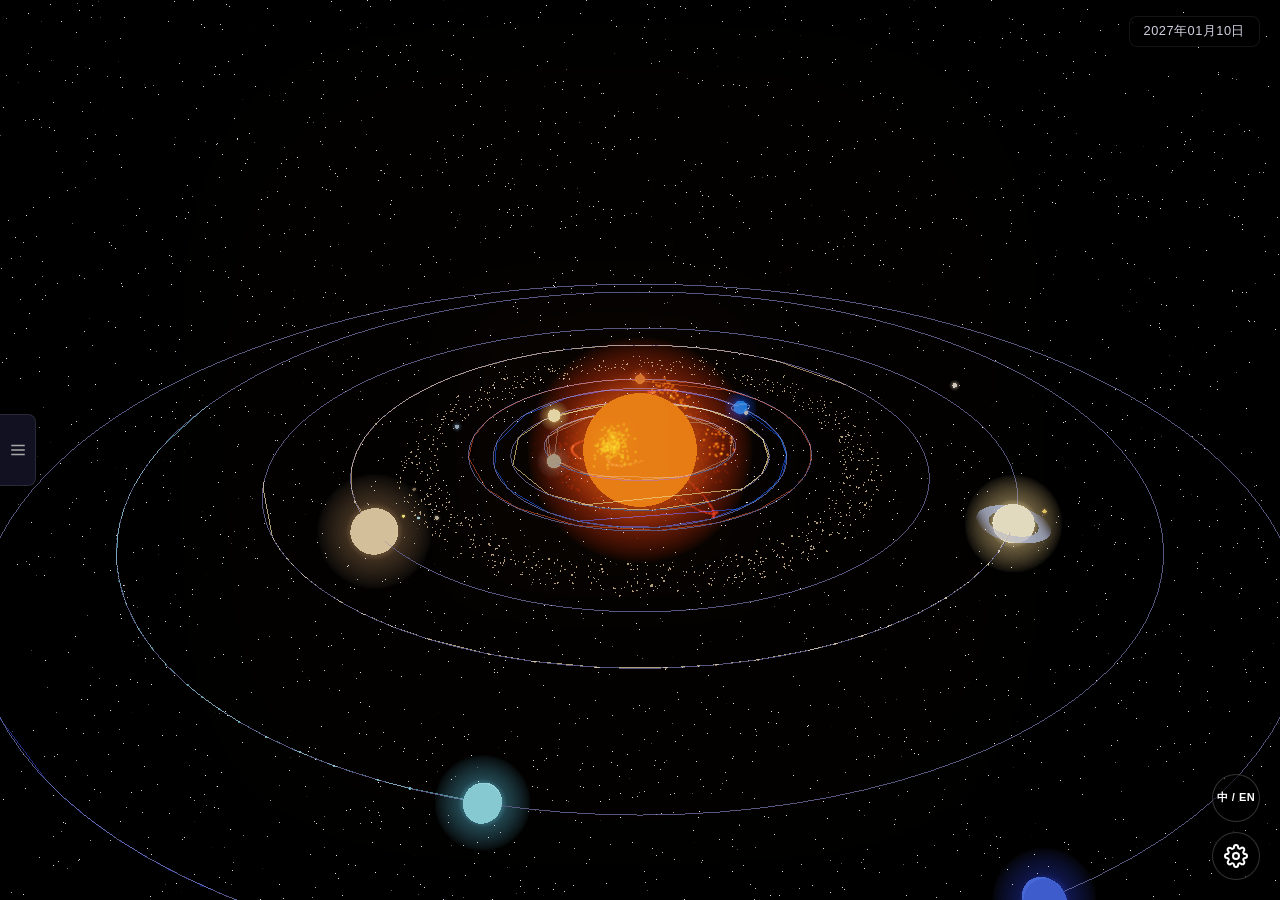
<file: index.html>
<!DOCTYPE html>
<html lang="zh-CN">
<head>
    <meta charset="UTF-8">
    <meta name="viewport" content="width=device-width, initial-scale=1.0, user-scalable=no">
    <title data-i18n="title">太阳系模拟器</title>
    <link rel="stylesheet" href="css/style.css">
</head>
<body>
    <!-- 横屏提示 -->
    <div id="orientation-warning" class="hidden">
        <div class="warning-content">
            <p data-i18n="orientation">请旋转设备至横屏模式以获得最佳体验</p>
        </div>
    </div>

    <!-- 加载界面 -->
    <div id="loading-screen">
        <div class="loading-content">
            <h1 data-i18n="loadingTitle">太阳系模拟器</h1>
            <div class="progress-bar">
                <div class="progress-fill" id="progress-fill"></div>
            </div>
            <p id="loading-text" data-i18n="loadingInitial">正在加载...</p>
        </div>
    </div>

    <!-- 主画布 -->
    <canvas id="solar-system-canvas"></canvas>

    <!-- 行星列表 -->
    <div id="planet-list">
      <button id="planet-list-toggle" title="天体列表">
        <svg width="18" height="18" viewBox="0 0 24 24" fill="none" stroke="currentColor" stroke-width="2">
          <line x1="3" y1="6" x2="21" y2="6"></line>
          <line x1="3" y1="12" x2="21" y2="12"></line>
          <line x1="3" y1="18" x2="21" y2="18"></line>
        </svg>
      </button>
      <div id="planet-list-panel" class="hidden">
        <div class="planet-list-header" data-i18n="ui.planetListHeader">天体</div>
        <div id="planet-list-items"></div>
      </div>
    </div>

    <!-- 设置图标 -->
    <button id="settings-btn" class="settings-icon">
        <svg width="24" height="24" viewBox="0 0 24 24" fill="none" stroke="currentColor" stroke-width="2">
            <circle cx="12" cy="12" r="3"></circle>
            <path d="M19.4 15a1.65 1.65 0 0 0 .33 1.82l.06.06a2 2 0 0 1 0 2.83 2 2 0 0 1-2.83 0l-.06-.06a1.65 1.65 0 0 0-1.82-.33 1.65 1.65 0 0 0-1 1.51V21a2 2 0 0 1-2 2 2 2 0 0 1-2-2v-.09A1.65 1.65 0 0 0 9 19.4a1.65 1.65 0 0 0-1.82.33l-.06.06a2 2 0 0 1-2.83 0 2 2 0 0 1 0-2.83l.06-.06A1.65 1.65 0 0 0 4.68 15a1.65 1.65 0 0 0-1.51-1H3a2 2 0 0 1-2-2 2 2 0 0 1 2-2h.09A1.65 1.65 0 0 0 4.6 9a1.65 1.65 0 0 0-.33-1.82l-.06-.06a2 2 0 0 1 0-2.83 2 2 0 0 1 2.83 0l.06.06A1.65 1.65 0 0 0 9 4.68a1.65 1.65 0 0 0 1-1.51V3a2 2 0 0 1 2-2 2 2 0 0 1 2 2v.09a1.65 1.65 0 0 0 1 1.51 1.65 1.65 0 0 0 1.82-.33l.06-.06a2 2 0 0 1 2.83 0 2 2 0 0 1 0 2.83l-.06.06A1.65 1.65 0 0 0 19.4 9a1.65 1.65 0 0 0 1.51 1H21a2 2 0 0 1 2 2 2 2 0 0 1-2 2h-.09a1.65 1.65 0 0 0-1.51 1z"></path>
        </svg>
    </button>

    <!-- 语言切换 -->
    <button id="lang-toggle">中 / EN</button>

    <!-- 日期显示 -->
    <div id="date-display">----年--月--日</div>

    <!-- 控制面板 -->
    <div id="controls-panel" class="hidden">
        <div class="panel-header">
            <h3 data-i18n="ui.panelHeader">控制面板</h3>
            <button id="close-panel">×</button>
        </div>
        <div class="panel-content">
            <div class="control-group">
                <label data-i18n="ui.speedLabel">时间速度</label>
                <input type="range" id="time-speed" min="0.1" max="100" step="0.1" value="1">
                <span id="time-speed-value">1x</span>
            </div>
            <div class="control-group">
                <button id="pause-btn" data-i18n="ui.pause">暂停</button>
                <button id="reset-btn" data-i18n="ui.resetView">重置视角</button>
                <button id="screenshot-btn" data-i18n="ui.screenshot">截图</button>
            </div>
            <div class="control-group">
                <label data-i18n="ui.displayMode">显示模式</label>
                <div style="display:flex;gap:8px;flex-wrap:nowrap;">
                    <button id="texture-toggle" disabled style="flex:1;" data-i18n="ui.texture">真实纹理</button>
                    <button id="starfield-toggle" style="flex:1;" data-i18n="ui.starfield">美丽星空</button>
                </div>
                <div style="display:flex;gap:8px;margin-top:6px;">
                    <button id="extra-orbits-toggle" class="toggle-btn" style="flex:1;" data-i18n="ui.showExtraOrbits">显示扩展轨道</button>
                    <button id="habitable-toggle" class="toggle-btn" style="flex:1;" data-i18n="ui.habitable">宜居带</button>
                </div>
                <div style="margin-top:6px;">
                    <button id="starlink-toggle" class="toggle-btn" data-i18n="ui.showStarlink">显示星链</button>
                </div>
            </div>
        </div>
    </div>

    <!-- 信息面板 -->
    <div id="info-panel" class="hidden">
        <div class="panel-header">
            <h3 id="planet-name" data-i18n="info.planetName">行星名称</h3>
            <button id="close-info">×</button>
        </div>
        <div class="panel-content">
            <div class="info-row">
                <span class="label" data-i18n="info.radius">半径：</span>
                <span id="planet-radius" class="value">-</span>
            </div>
            <div class="info-row">
                <span class="label" data-i18n="info.mass">质量：</span>
                <span id="planet-mass" class="value">-</span>
            </div>
            <div class="info-row">
                <span class="label" data-i18n="info.distance">距太阳：</span>
                <span id="planet-distance" class="value">-</span>
            </div>
            <div class="info-row">
                <span class="label" data-i18n="info.period">公转周期：</span>
                <span id="planet-period" class="value">-</span>
            </div>
            <div class="info-row">
                <span class="label" data-i18n="info.moons">卫星：</span>
                <span id="planet-moons" class="value">-</span>
            </div>
        </div>
    </div>

    <!-- 暗淡蓝点引文弹窗 -->
    <div id="pale-blue-dot" class="hidden">
        <div class="quote-backdrop"></div>
        <div class="quote-container">
            <button class="quote-close">&times;</button>
            <div class="quote-content">
                <div class="quote-planet-icon"></div>
                <p class="quote-text"></p>
                <p class="quote-author"></p>
            </div>
        </div>
    </div>

    <!-- Three.js 和模块 -->
    <script type="importmap">
    {
        "imports": {
            "three": "./lib/three.module.js",
            "three/addons/": "./lib/"
        }
    }
    </script>

    <script type="module" src="js/main.js"></script>
    <script>
        // 超时保护：10秒后强制隐藏加载界面
        setTimeout(function() {
            var loading = document.getElementById('loading-screen');
            if (loading && loading.style.display !== 'none') {
                loading.style.display = 'none';
                console.warn('加载超时，强制隐藏加载界面');
            }
        }, 10000);
    </script>
</body>
</html>
</file>
<file: css/style.css>
/* 重置和基础样式 */
* {
    margin: 0;
    padding: 0;
    box-sizing: border-box;
}

html, body {
    width: 100%;
    height: 100%;
    overflow: hidden;
    background: #000;
    font-family: -apple-system, BlinkMacSystemFont, 'Segoe UI', Roboto, 'Helvetica Neue', Arial, sans-serif;
    color: #fff;
}

/* 主画布 */
#solar-system-canvas {
    position: fixed;
    top: 0;
    left: 0;
    width: 100%;
    height: 100%;
    z-index: 1;
    touch-action: none;
}

/* 横屏提示 */
#orientation-warning {
    position: fixed;
    top: 0;
    left: 0;
    width: 100%;
    height: 100%;
    background: rgba(0, 0, 0, 0.9);
    display: flex;
    align-items: center;
    justify-content: center;
    z-index: 1000;
}

#orientation-warning .warning-content {
    text-align: center;
    padding: 2rem;
}

#orientation-warning .warning-content p {
    font-size: 1.2rem;
    color: #aaa;
}

/* 加载界面 */
#loading-screen {
    position: fixed;
    top: 0;
    left: 0;
    width: 100%;
    height: 100%;
    background: linear-gradient(135deg, #0a0a1a 0%, #1a1a3a 100%);
    display: flex;
    align-items: center;
    justify-content: center;
    z-index: 999;
    transition: opacity 0.5s ease;
}

#loading-screen .loading-content {
    text-align: center;
    max-width: 400px;
    padding: 2rem;
}

#loading-screen h1 {
    font-size: 2.5rem;
    font-weight: 300;
    margin-bottom: 2rem;
    background: linear-gradient(90deg, #ff6b6b, #ffd93d, #6bcb77, #4d96ff);
    -webkit-background-clip: text;
    -webkit-text-fill-color: transparent;
    background-clip: text;
}

.progress-bar {
    width: 100%;
    height: 4px;
    background: rgba(255, 255, 255, 0.1);
    border-radius: 2px;
    overflow: hidden;
    margin-bottom: 1rem;
}

.progress-fill {
    height: 100%;
    background: linear-gradient(90deg, #4d96ff, #6bcb77);
    border-radius: 2px;
    transition: width 0.3s ease;
    width: 0%;
}

#loading-text {
    color: #888;
    font-size: 0.9rem;
}

/* 控制面板 - 通用样式 */
.panel-header {
    display: flex;
    justify-content: space-between;
    align-items: center;
    padding: 8px 12px;
    background: rgba(255, 255, 255, 0.05);
    border-bottom: 1px solid rgba(255, 255, 255, 0.1);
}

.panel-header h3 {
    font-size: 0.85rem;
    font-weight: 500;
}

.panel-header button {
    background: none;
    border: none;
    color: #888;
    font-size: 1.2rem;
    cursor: pointer;
    padding: 4px 8px;
    line-height: 1;
    transition: color 0.2s;
}

.panel-header button:hover {
    color: #fff;
}

.panel-content {
    padding: 8px 12px;
    overflow-y: auto;
    flex: 1;
    min-height: 0;
}

.control-group {
    margin-bottom: 12px;
}

.control-group:last-child {
    margin-bottom: 0;
}

.control-group label {
    display: block;
    font-size: 0.85rem;
    color: #aaa;
    margin-bottom: 8px;
}

.control-group input[type="range"] {
    width: 100%;
    height: 6px;
    -webkit-appearance: none;
    appearance: none;
    background: rgba(255, 255, 255, 0.1);
    border-radius: 3px;
    outline: none;
}

.control-group input[type="range"]::-webkit-slider-thumb {
    -webkit-appearance: none;
    appearance: none;
    width: 18px;
    height: 18px;
    background: #4d96ff;
    border-radius: 50%;
    cursor: pointer;
    transition: background 0.2s;
}

.control-group input[type="range"]::-webkit-slider-thumb:hover {
    background: #6bafff;
}

.control-group span {
    display: inline-block;
    margin-top: 8px;
    font-size: 0.9rem;
    color: #4d96ff;
}

.control-group button {
    padding: 7px 14px;
    margin-right: 8px;
    margin-bottom: 6px;
    background: rgba(255, 255, 255, 0.1);
    border: 1px solid rgba(255, 255, 255, 0.2);
    border-radius: 6px;
    color: #fff;
    font-size: 0.8rem;
    cursor: pointer;
    transition: all 0.2s;
}

.control-group button:hover {
    background: rgba(255, 255, 255, 0.2);
    border-color: rgba(255, 255, 255, 0.3);
}

/* 信息面板 - 横屏右上角 */
#info-panel {
    position: fixed;
    top: 60px;
    right: 20px;
    width: 210px;
    max-height: calc(100vh - 80px);
    background: rgba(20, 20, 40, 0.9);
    backdrop-filter: blur(10px);
    border: 1px solid rgba(255, 255, 255, 0.1);
    border-radius: 10px;
    z-index: 100;
    overflow-y: auto;
}

.info-row {
    display: flex;
    justify-content: space-between;
    align-items: center;
    padding: 7px 0;
    border-bottom: 1px solid rgba(255, 255, 255, 0.05);
}

.info-row:last-child {
    border-bottom: none;
}

.info-row .label {
    color: #888;
    font-size: 0.75rem;
}

.info-row .value {
    color: #fff;
    font-size: 0.8rem;
    font-weight: 500;
}

/* 隐藏类 */
.hidden {
    display: none !important;
}

/* 快捷键提示（可选） */
.shortcuts-hint {
    position: fixed;
    bottom: 20px;
    left: 50%;
    transform: translateX(-50%);
    background: rgba(20, 20, 40, 0.8);
    backdrop-filter: blur(10px);
    border: 1px solid rgba(255, 255, 255, 0.1);
    border-radius: 8px;
    padding: 10px 20px;
    z-index: 100;
    font-size: 0.8rem;
    color: #888;
}

.shortcuts-hint kbd {
    display: inline-block;
    padding: 2px 6px;
    background: rgba(255, 255, 255, 0.1);
    border-radius: 4px;
    margin: 0 4px;
    font-family: monospace;
}

/* 横屏模式 */
@media (orientation: landscape) {
    #info-panel {
        top: 60px;
        right: 20px;
        width: 200px;
        max-height: calc(100vh - 80px);
    }

    #controls-panel {
        bottom: 60px;
        right: 15px;
        width: 230px;
        max-height: calc(100vh - 100px);
    }
}

/* 手机横屏 */
@media (orientation: landscape) and (max-height: 500px) {
    #controls-panel {
        bottom: 55px;
        right: 10px;
        width: 210px;
        max-height: calc(100vh - 90px);
    }

    .panel-header {
        padding: 6px 10px;
    }

    .panel-content {
        padding: 6px 10px;
    }

    .control-group {
        margin-bottom: 8px;
    }

    .control-group label {
        font-size: 0.72rem;
        margin-bottom: 3px;
    }

    .control-group button {
        padding: 5px 10px;
        font-size: 0.72rem;
    }

    #close-panel {
        padding: 4px 8px;
        font-size: 1.2rem;
    }
}

/* 竖屏模式 */
@media (orientation: portrait) {
    #controls-panel,
    #info-panel {
        width: calc(100% - 40px);
        right: 20px;
    }

    #info-panel {
        top: auto;
        bottom: 20px;
        max-height: 50vh;
    }

    #controls-panel {
        bottom: 80px;
        max-height: calc(100vh - 40px);
    }

    #loading-screen h1 {
        font-size: 1.8rem;
    }
}

/* 滚动条样式 */
::-webkit-scrollbar {
    width: 6px;
}

::-webkit-scrollbar-track {
    background: rgba(255, 255, 255, 0.05);
}

::-webkit-scrollbar-thumb {
    background: rgba(255, 255, 255, 0.2);
    border-radius: 3px;
}

::-webkit-scrollbar-thumb:hover {
    background: rgba(255, 255, 255, 0.3);
}

/* 底部圆形按钮通用样式 */
.settings-icon,
#lang-toggle {
    position: fixed;
    width: 48px;
    height: 48px;
    border-radius: 50%;
    background: rgba(0, 0, 0, 0.6);
    border: 1px solid rgba(255, 255, 255, 0.2);
    color: white;
    cursor: pointer;
    display: flex;
    align-items: center;
    justify-content: center;
    z-index: 1000;
    transition: all 0.3s ease;
}

.settings-icon:hover,
#lang-toggle:hover {
    background: rgba(0, 0, 0, 0.8);
    transform: scale(1.1);
}

/* 设置图标 */
.settings-icon { bottom: 20px; right: 20px; }

/* 语言切换按钮 */
#lang-toggle {
    bottom: 78px;
    right: 20px;
    font-size: 11px;
    font-weight: 600;
    line-height: 1.2;
    letter-spacing: 0.5px;
}
#lang-toggle:hover { border-color: rgba(255, 255, 255, 0.4); }

@media (max-width: 768px) {
    .settings-icon { width: 44px; height: 44px; bottom: 15px; right: 15px; }
    #lang-toggle { width: 40px; height: 40px; font-size: 10px; bottom: 70px; right: 14px; }
}

@media (orientation: landscape) and (max-height: 500px) {
    #lang-toggle { width: 36px; height: 36px; font-size: 9px; bottom: 64px; right: 10px; }
}

@media (max-width: 480px) {
    .settings-icon { width: 40px; height: 40px; bottom: 8px; right: 8px; }
}

/* 控制面板定位 */
#controls-panel {
    position: fixed;
    bottom: 70px;
    right: 20px;
    width: 260px;
    max-width: calc(100vw - 40px);
    max-height: calc(100vh - 140px);
    z-index: 1001;
    display: flex;
    flex-direction: column;
    background: rgba(0, 0, 0, 0.8);
    border-radius: 12px;
    border: 1px solid rgba(255, 255, 255, 0.1);
    backdrop-filter: blur(10px);
    overflow-y: auto;
}

/* 纹理开关按钮 */
#texture-toggle,
#starfield-toggle {
    padding: 6px 10px;
    border: none;
    border-radius: 6px;
    background: rgba(255, 255, 255, 0.1);
    color: white;
    cursor: pointer;
    font-size: 12px;
    transition: all 0.3s ease;
}

#texture-toggle:disabled {
    background: #666;
    cursor: not-allowed;
}

#texture-toggle:not(:disabled):hover,
#starfield-toggle:hover {
    background: rgba(255, 255, 255, 0.2);
}

/* 行星列表 */
#planet-list {
    position: fixed;
    left: 0;
    top: 50%;
    transform: translateY(-50%);
    z-index: 500;
    display: flex;
    align-items: center;
}

#planet-list-toggle {
    width: 36px;
    height: 72px;
    background: rgba(20, 20, 40, 0.85);
    backdrop-filter: blur(10px);
    border: 1px solid rgba(255, 255, 255, 0.1);
    border-left: none;
    border-radius: 0 8px 8px 0;
    color: #aaa;
    cursor: pointer;
    display: flex;
    align-items: center;
    justify-content: center;
    transition: all 0.3s;
    padding: 0;
}

#planet-list-toggle:hover {
    background: rgba(30, 30, 60, 0.95);
    color: #fff;
}

#planet-list-toggle.active {
    color: #4d96ff;
}

#planet-list-panel {
    position: absolute;
    left: 36px;
    top: 50%;
    transform: translateY(-50%);
    width: 150px;
    max-height: 320px;
    background: rgba(20, 20, 40, 0.92);
    backdrop-filter: blur(12px);
    border: 1px solid rgba(255, 255, 255, 0.1);
    border-radius: 0 10px 10px 0;
    overflow: hidden;
    display: flex;
    flex-direction: column;
}

.planet-list-header {
    padding: 10px 14px 8px;
    font-size: 0.8rem;
    color: #888;
    border-bottom: 1px solid rgba(255, 255, 255, 0.06);
    letter-spacing: 2px;
}

#planet-list-items {
    flex: 1;
    overflow-y: auto;
    padding: 4px 0;
}

.planet-list-item {
    display: flex;
    align-items: center;
    gap: 8px;
    padding: 7px 14px;
    cursor: pointer;
    transition: background 0.2s;
    font-size: 0.85rem;
    color: #ccc;
}

.planet-list-item:hover {
    background: rgba(255, 255, 255, 0.08);
    color: #fff;
}

.planet-list-item.active {
    background: rgba(77, 150, 255, 0.15);
    color: #4d96ff;
}

.planet-list-dot {
    width: 10px;
    height: 10px;
    border-radius: 50%;
    flex-shrink: 0;
}

.planet-list-label {
    white-space: nowrap;
    overflow: hidden;
    text-overflow: ellipsis;
}

/* 手机端行星列表 */
@media (max-width: 768px) {
    #planet-list {
        top: auto;
        bottom: 80px;
        left: 10px;
        transform: none;
    }

    #planet-list-toggle {
        width: 32px;
        height: 60px;
    }

    #planet-list-panel {
        left: 32px;
        top: auto;
        bottom: 0;
        transform: none;
        width: 130px;
        max-height: 35vh;
    }
}

/* 手机适配 */
@media (max-width: 768px) {

    #controls-panel {
        top: auto;
        bottom: 80px;
        right: 15px;
        width: calc(100vw - 30px);
        max-width: 300px;
        max-height: calc(100vh - 30px);
    }
}

/* 暗淡蓝点引文弹窗 */
#pale-blue-dot {
    position: fixed;
    inset: 0;
    z-index: 2000;
    display: flex;
    align-items: center;
    justify-content: center;
    pointer-events: none;
}

#pale-blue-dot.hidden {
    display: none;
}

.quote-backdrop {
    position: absolute;
    inset: 0;
    background: rgba(0, 0, 0, 0.7);
    backdrop-filter: blur(4px);
    pointer-events: none;
}

.quote-container {
    pointer-events: auto;
}

.quote-close {
    pointer-events: auto;
}

.quote-container {
    position: relative;
    max-width: 520px;
    width: 40%;
    aspect-ratio: 16 / 9;
    padding: 14px 18px 11px;
    background: rgba(10, 10, 30, 0.92);
    border: 1px solid rgba(255, 255, 255, 0.08);
    border-radius: 8px;
    animation: quoteFadeIn 0.8s ease;
    display: flex;
    flex-direction: column;
    justify-content: center;
}

@keyframes quoteFadeIn {
    from { opacity: 0; transform: scale(0.95) translateY(20px); }
    to   { opacity: 1; transform: scale(1) translateY(0); }
}

.quote-close {
    position: absolute;
    top: 6px;
    right: 8px;
    background: none;
    border: none;
    color: #666;
    font-size: 1rem;
    cursor: pointer;
    line-height: 1;
    padding: 4px;
    transition: color 0.2s;
}

.quote-close:hover {
    color: #fff;
}

.quote-content {
    text-align: center;
}

.quote-planet-icon {
    width: 16px;
    height: 16px;
    border-radius: 50%;
    background-image: url('../textures/earth.jpg');
    background-size: cover;
    background-position: center;
    margin: 0 auto 12px;
    box-shadow: 0 0 12px rgba(68, 136, 255, 0.4);
}

.quote-text {
    font-size: 0.75rem;
    line-height: 1.6;
    color: #d0d0e0;
    font-weight: 300;
    letter-spacing: 0.02em;
}

.quote-author {
    margin-top: 10px;
    font-size: 0.6rem;
    color: #667;
    letter-spacing: 1px;
}


@media (max-width: 768px) {
    .quote-container {
        width: 60%;
        padding: 10px 12px 8px;
    }
    .quote-text {
        font-size: 0.6rem;
        line-height: 1.5;
    }
}

/* 开关按钮样式 */
.toggle-btn {
    width: 100%;
    padding: 6px 12px;
    white-space: nowrap;
    border: 1px solid rgba(255,255,255,0.15);
    border-radius: 6px;
    background: rgba(255,255,255,0.05);
    color: rgba(255,255,255,0.6);
    font-size: 0.75rem;
    cursor: pointer;
    transition: all 0.2s;
}
.toggle-btn:hover {
    background: rgba(255,255,255,0.1);
    color: rgba(255,255,255,0.85);
}
.toggle-btn.active {
    background: rgba(255, 255, 255, 0.15);
    color: #fff;
    border-color: rgba(255,255,255,0.3);
}

/* 日期显示 */
#date-display {
    position: fixed;
    top: 16px;
    right: 20px;
    z-index: 50;
    background: rgba(0, 0, 0, 0.55);
    backdrop-filter: blur(6px);
    border: 1px solid rgba(255, 255, 255, 0.08);
    border-radius: 8px;
    padding: 6px 14px;
    color: #d0d0e0;
    font-size: 0.8rem;
    font-weight: 400;
    font-family: -apple-system, BlinkMacSystemFont, 'Segoe UI', Roboto, sans-serif;
    letter-spacing: 0.5px;
    user-select: none;
    pointer-events: none;
    white-space: nowrap;
}

@media (max-width: 768px) {
    #date-display {
        top: 12px;
        right: 12px;
        padding: 4px 10px;
        font-size: 0.7rem;
    }
}

@media (orientation: portrait) {
    #date-display {
        top: 12px;
        right: 12px;
    }
}
</file>
